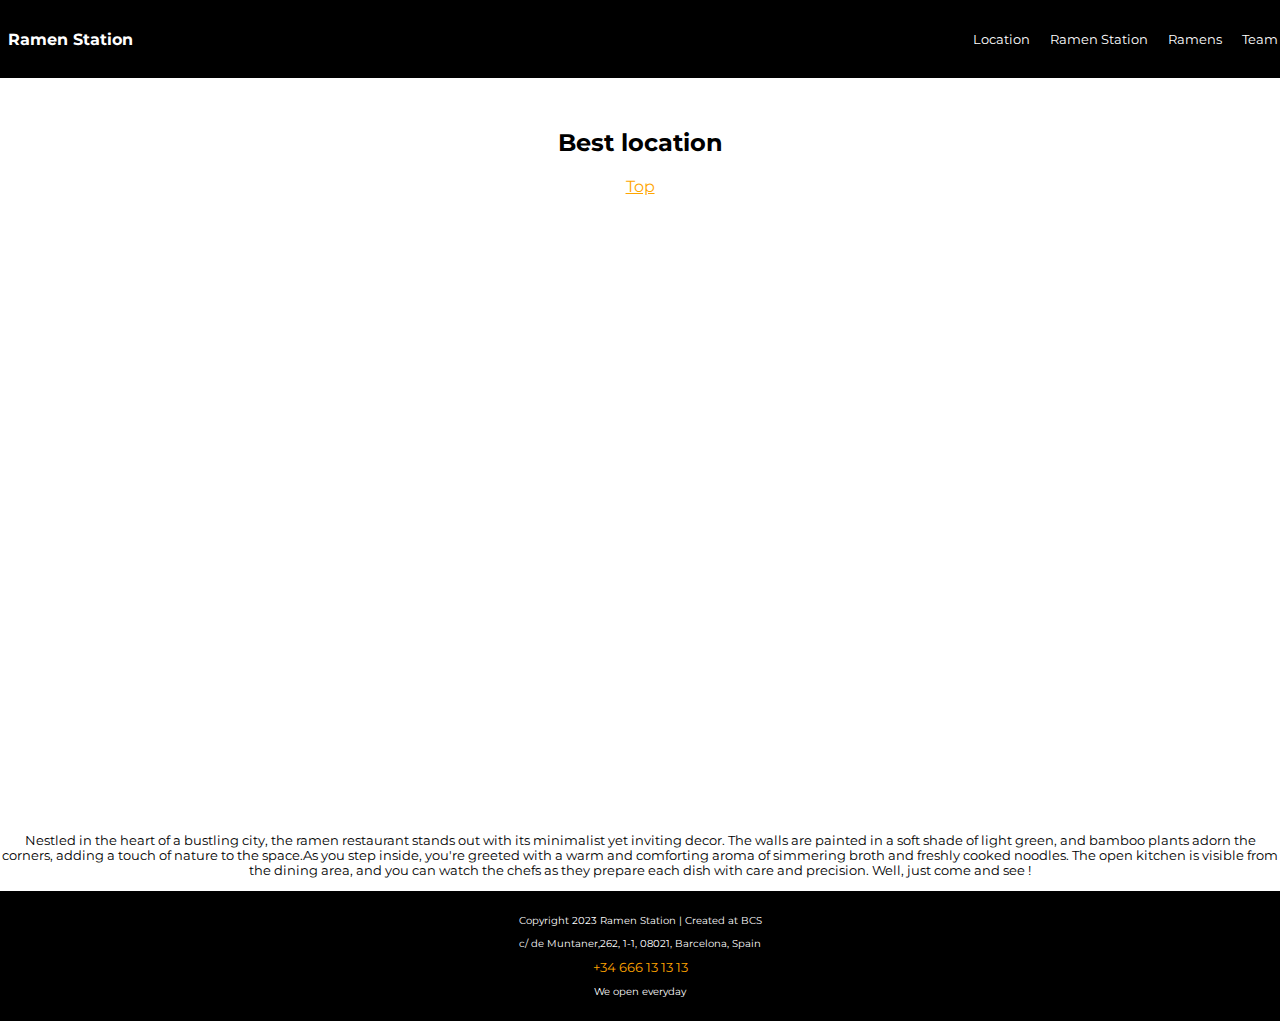
<file: Location.html>
<!DOCTYPE html>
<html lang="en">
<head>
  <meta charset="UTF-8">
  <meta http-equiv="X-UA-Compatible" content="IE=edge">
  <meta name="viewport" content="width=device-width, initial-scale=1.0">
  <link rel="stylesheet" href="styles.css">
  <link href='https://fonts.googleapis.com/css?family=Montserrat' rel='stylesheet'>
  <title>Ramen Station</title>
  <!--Description for sharing-->
  <meta name="description" content="Welcome, to Ramen Station website where you can find all of our delicious ramens waiting to be eaten by you.">
  <meta name="author" content="mld">
  <meta name="keywords"
  content="ramen, ramenstation, restaurant">
  <link rel="shortcut icon" href="./images/ramen_favucon.webp" type="image/x-icon">
  <meta property="og:title" content="Ramen Station">
  <meta property="og:description" content="RamenStation website with our meals and informations">
  <meta property="og:image" content="http://ramenstation.surge.sh/images/splash.jpg">
  <meta property="og:url" content="http://ramenstation.surge.sh">
  <meta name="twitter:card" content="summary_large_image">
</head>

<body>
 <!-- topbar -->
 <nav class="navbar">
  <!-- heading -->
  <a href="index.html"><h1 class="homepagetitle">Ramen Station</h1></a>
  <!-- navigation -->
    <ul class="navlinks">
      <!-- 4 nav items -->
    <li class="nav-item"><a href="Location.html">Location</a></li>
    <li class="nav-item"><a href="RamenStation.html">Ramen Station</a></li>
    <li class="nav-item"><a href="Ramens.html">Ramens</a></li>
    <li class="nav-item"><a href="Team.html">Team</a></li>
    <!-- end navigation -->
    </ul>
    <!--hamburger menu-->
  <div class="hamburger">
    <span>|||</span>
    <div class="hamburger-content">
      <a href="Location.html"><p>Location</p></a>
      <a href="RamenStation.html"><p>Ramen Station</p></a>
      <a href="Ramens.html"><p>Ramens</p></a>
      <a href="Team.html"><p>Team</p></a>
    </div>
  </div>
  <!--end of hamburger menu-->
  </nav>
  <!-- end topbar -->


<!-- Best location -->
    <section id="BestLocation">
      <h2 class="sectionspace">Best location</h2>
    <!-- Heading -->
    <!-- Top button -->
    <a href="#top" class="top-button">Top</a>
    <!-- Map -->
    <div class="iframe">
    <iframe src="https://www.google.com/maps/embed?pb=!1m18!1m12!1m3!1d2382.000715919859!2d-6.261524884102171!3d53.343243379978304!2m3!1f0!2f0!3f0!3m2!1i1024!2i768!4f13.1!3m3!1m2!1s0x48670e9b76719607%3A0x9d13471d963893a7!2s1%20Grafton%20Street%2C%20Dublin%2C%20Irlande!5e0!3m2!1sfr!2ses!4v1678784327859!5m2!1sfr!2ses" allowfullscreen="" loading="lazy" referrerpolicy="no-referrer-when-downgrade" class="map"></iframe> 
  </div>
  <!-- Text -->
    <p>Nestled in the heart of a bustling city, the ramen restaurant stands out with its minimalist 
      yet inviting decor. The walls are painted in a soft shade of light green, and bamboo plants
      adorn the corners, adding a touch of nature to the space.As you step inside, you're greeted 
      with a warm and comforting aroma of simmering broth and freshly cooked noodles. 
      The open kitchen is visible from the dining area, and you can watch the chefs 
      as they prepare each dish with care and precision.
      Well, just come and see !
    </p>
  </section>
</body>

<!-- Footer -->
<footer>
  <p>Copyright 2023 Ramen Station | Created at BCS</p>
  <p>c/ de Muntaner,262, 1-1, 08021, Barcelona, Spain</p>
  <a href='tel:+34123456789' class="phone">+34 666 13 13 13</a>
  <p>We open everyday</p>
</footer>


</html>
</file>
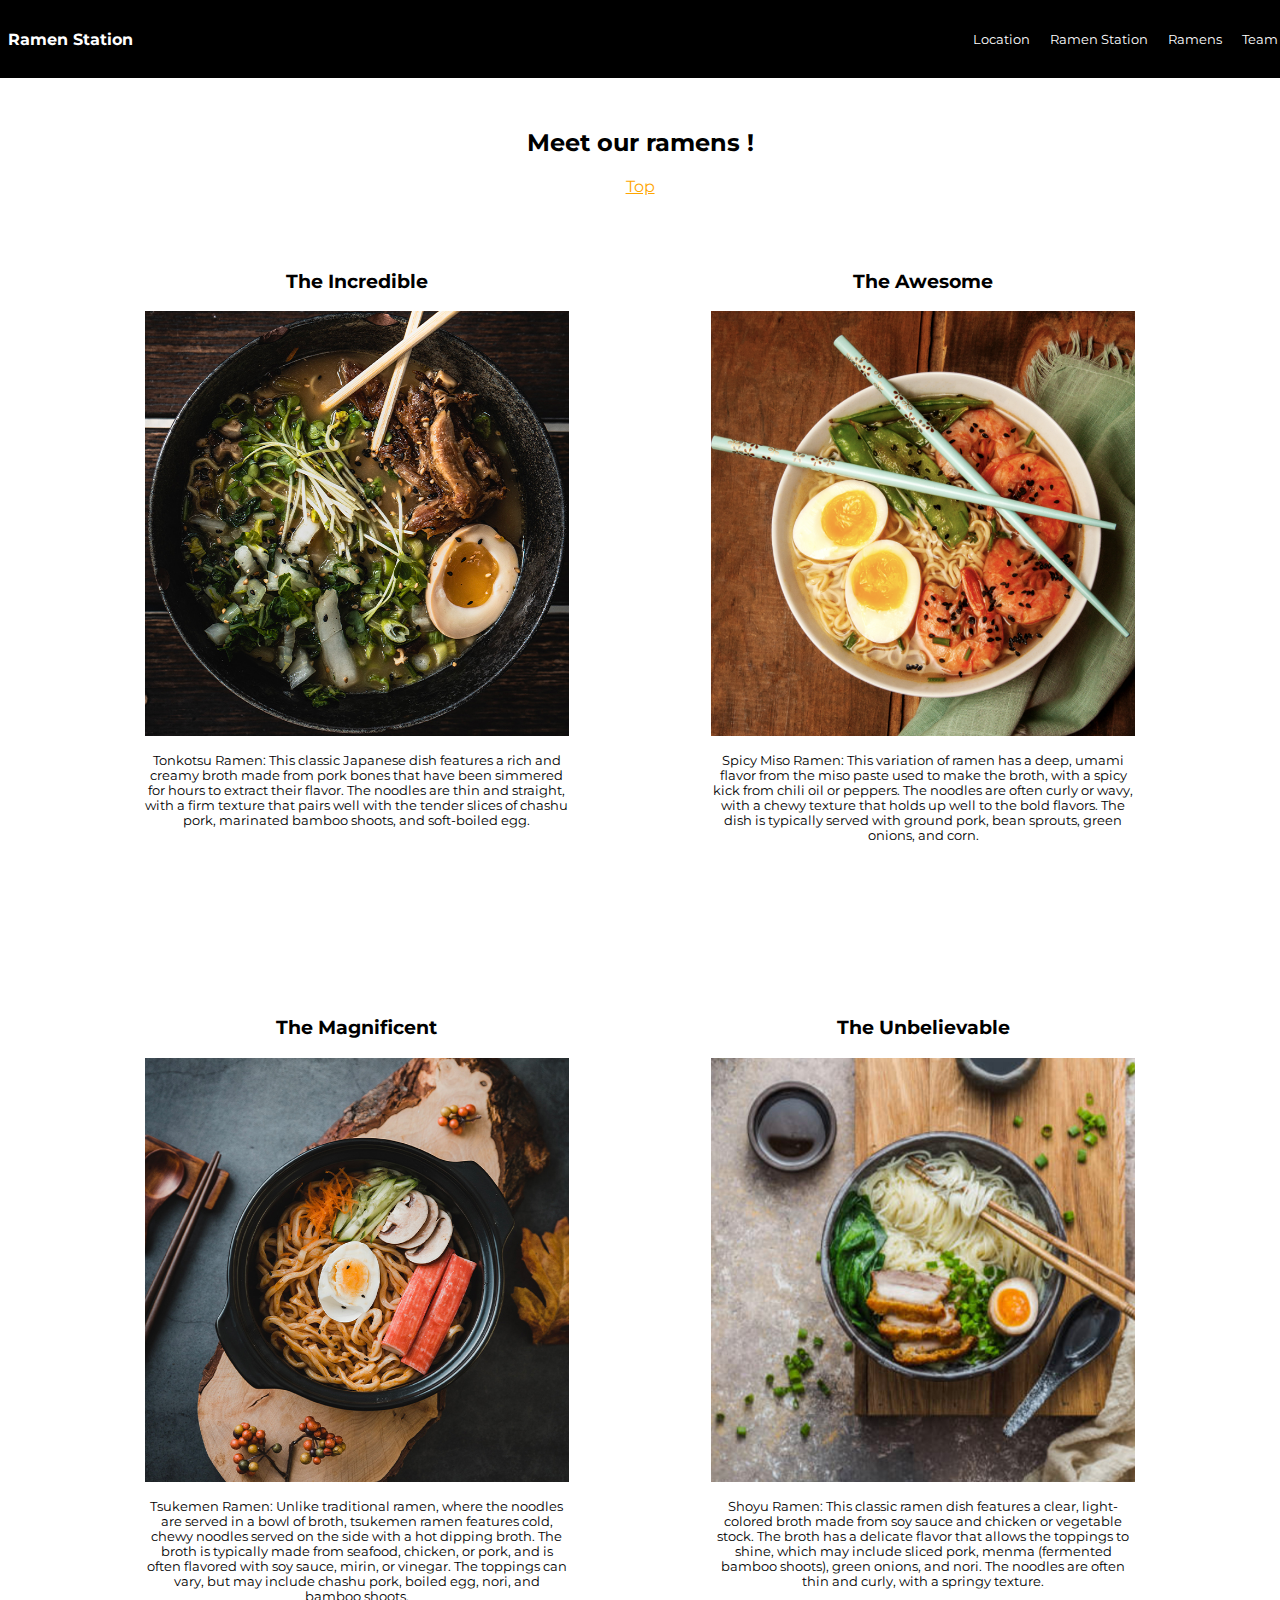
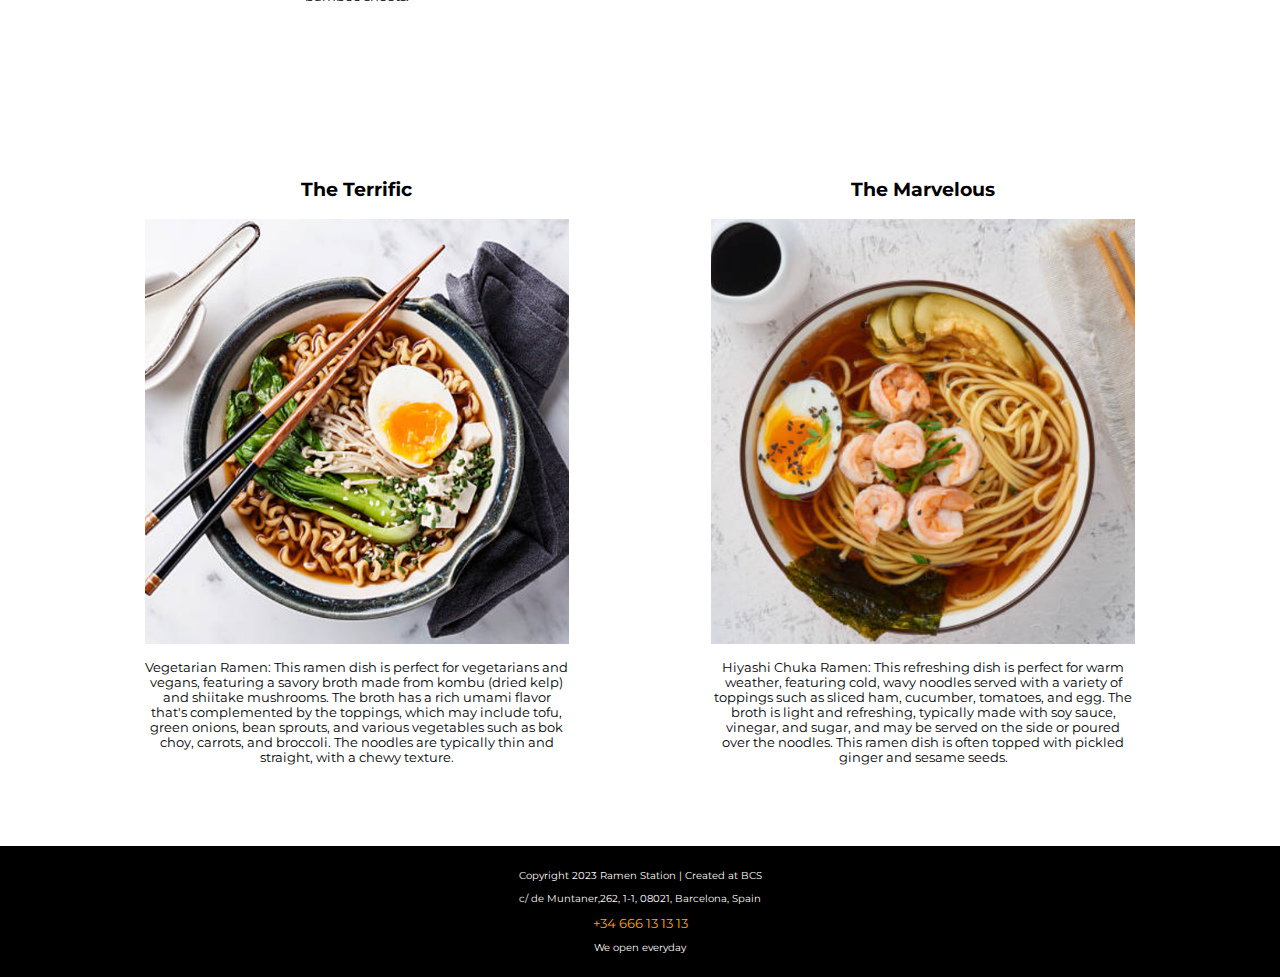
<file: Ramens.html>
<!DOCTYPE html>
<html lang="en">
<head>
  <meta charset="UTF-8">
  <meta http-equiv="X-UA-Compatible" content="IE=edge">
  <meta name="viewport" content="width=device-width, initial-scale=1.0">
  <link rel="stylesheet" href="styles.css">
  <link href='https://fonts.googleapis.com/css?family=Montserrat' rel='stylesheet'>
  <title>Ramen Station</title>
  <!--Description for sharing-->
  <meta name="description" content="Welcome, to Ramen Station website where you can find all of our delicious ramens waiting to be eaten by you.">
  <meta name="author" content="mld">
  <meta name="keywords"
  content="ramen, ramenstation, restaurant">
  <link rel="shortcut icon" href="./images/ramen_favucon.webp" type="image/x-icon">
  <meta property="og:title" content="Ramen Station">
  <meta property="og:description" content="RamenStation website with our meals and informations">
  <meta property="og:image" content="http://ramenstation.surge.sh/images/splash.jpg">
  <meta property="og:url" content="http://ramenstation.surge.sh">
  <meta name="twitter:card" content="summary_large_image">
</head>


  <body>
<!-- topbar -->
<nav class="navbar">
  <!-- heading -->
  <a href="index.html"><h1 class="homepagetitle">Ramen Station</h1></a>
  <!-- navigation -->
    <ul class="navlinks">
      <!-- 4 nav items -->
    <li class="nav-item"><a href="Location.html">Location</a></li>
    <li class="nav-item"><a href="RamenStation.html">Ramen Station</a></li>
    <li class="nav-item"><a href="Ramens.html">Ramens</a></li>
    <li class="nav-item"><a href="Team.html">Team</a></li>
    <!-- end navigation -->
    </ul>
    <!--hamburger menu-->
  <div class="hamburger">
    <span>|||</span>
    <div class="hamburger-content">
      <a href="Location.html"><p>Location</p></a>
      <a href="RamenStation.html"><p>Ramen Station</p></a>
      <a href="Ramens.html"><p>Ramens</p></a>
      <a href="Team.html"><p>Team</p></a>
    </div>
  </div>
  <!--end of hamburger menu-->
  </nav>
  <!-- end topbar -->


  <!-- Ramens -->
  <section id="Ramens">
    <!-- Heading -->
    <h2 class="sectionspace">Meet our ramens !</h2>
    <!-- Top Button -->
    <a href="#top" class="top-button">Top</a>
    <!-- Beers Grid-6  -->
    <section class="Ramen-Grid">
      <article class="Ramen-Element">
      <h3>The Incredible</h3>
      <img src="./images/Ramens/Ouramen_1.jpg" alt="A picture of our ramen dish named The Incredible">
      <p>Tonkotsu Ramen: This classic Japanese dish features a rich and creamy broth made from pork bones that have been simmered for hours to extract their flavor. The noodles are thin and straight, with a firm texture that pairs well with the tender slices of chashu pork, marinated bamboo shoots, and soft-boiled egg.</p>
      
    </article>
    <article class="Ramen-Element">
      <h3>The Awesome</h3>
      <img src="./images/Ramens/Ouramen_2.png" alt="A picture of our ramen dish named The Awesome">
      <p>Spicy Miso Ramen: This variation of ramen has a deep, umami flavor from the miso paste used to make the broth, with a spicy kick from chili oil or peppers. The noodles are often curly or wavy, with a chewy texture that holds up well to the bold flavors. The dish is typically served with ground pork, bean sprouts, green onions, and corn.</p>
    </article>
    <article class="Ramen-Element">
      <h3>The Magnificent</h3>
      <img src="./images/Ramens/Ourramen_3.jpg" alt="A picture of our ramen dish named The Magnificient">
      <p>Tsukemen Ramen: Unlike traditional ramen, where the noodles are served in a bowl of broth, tsukemen ramen features cold, chewy noodles served on the side with a hot dipping broth. The broth is typically made from seafood, chicken, or pork, and is often flavored with soy sauce, mirin, or vinegar. The toppings can vary, but may include chashu pork, boiled egg, nori, and bamboo shoots.</p>
    </article>
    <article class="Ramen-Element">
      <h3>The Unbelievable</h3>
      <img src="./images/Ramens/Ourramen_4.jpg" alt="A picture of our ramen dish named The Unbelievable">
      <p>Shoyu Ramen: This classic ramen dish features a clear, light-colored broth made from soy sauce and chicken or vegetable stock. The broth has a delicate flavor that allows the toppings to shine, which may include sliced pork, menma (fermented bamboo shoots), green onions, and nori. The noodles are often thin and curly, with a springy texture.</p>
    </article>
    <article class="Ramen-Element">
      <h3>The Terrific</h3>
      <img src="./images/Ramens/Ourramen_5.jpg" alt="A picture of our ramen dish named The Terrific">
      <p>Vegetarian Ramen: This ramen dish is perfect for vegetarians and vegans, featuring a savory broth made from kombu (dried kelp) and shiitake mushrooms. The broth has a rich umami flavor that's complemented by the toppings, which may include tofu, green onions, bean sprouts, and various vegetables such as bok choy, carrots, and broccoli. The noodles are typically thin and straight, with a chewy texture.</p>
    </article>
    <article class="Ramen-Element">
      <h3>The Marvelous</h3>
      <img src="./images/Ramens/Ourramen_6.jpg" alt="A picture of our ramen dish named The Marvelous">
      <p>Hiyashi Chuka Ramen: This refreshing dish is perfect for warm weather, featuring cold, wavy noodles served with a variety of toppings such as sliced ham, cucumber, tomatoes, and egg. The broth is light and refreshing, typically made with soy sauce, vinegar, and sugar, and may be served on the side or poured over the noodles. This ramen dish is often topped with pickled ginger and sesame seeds.</p>
    </article>
  </section>
  </section>
</body>

 <!-- Footer -->
<footer>
  <p>Copyright 2023 Ramen Station | Created at BCS</p>
  <p>c/ de Muntaner,262, 1-1, 08021, Barcelona, Spain</p>
  <a href='tel:+34123456789' class="phone">+34 666 13 13 13</a>
  <p>We open everyday</p>
</footer>


</html>
</file>
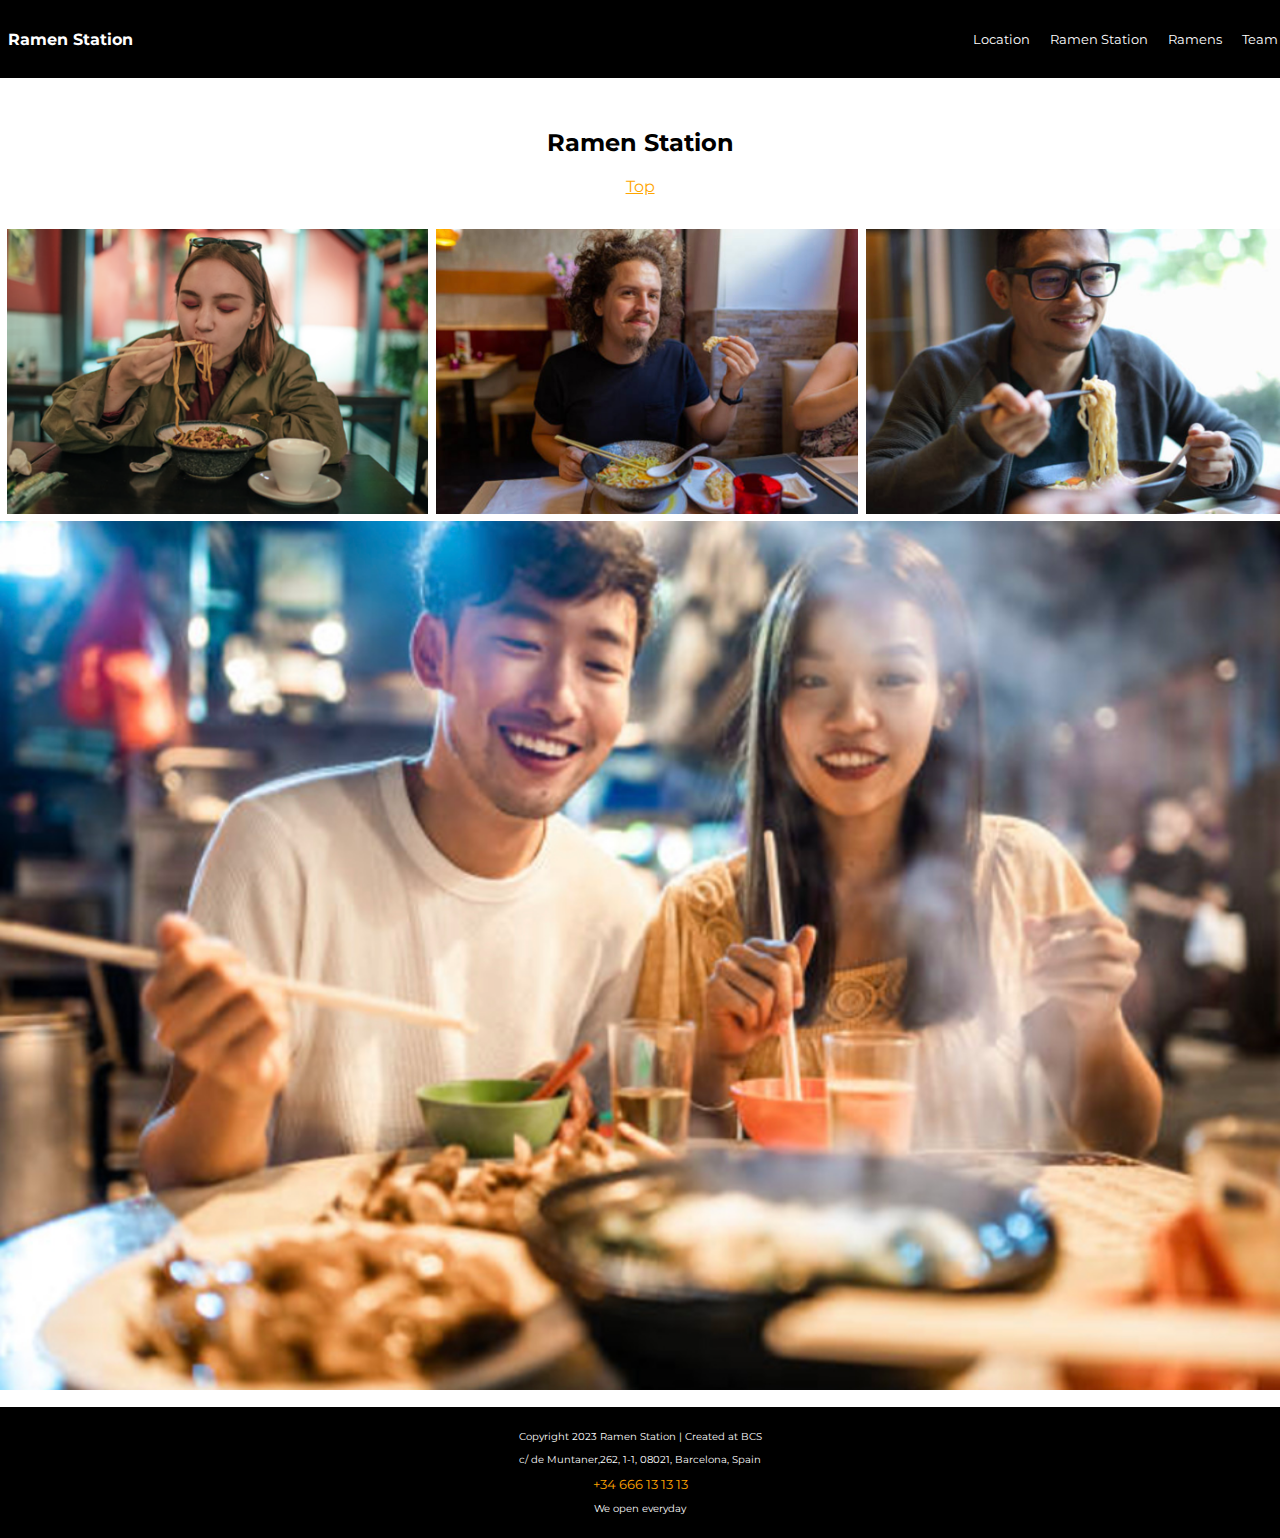
<file: RamenStation.html>
<!DOCTYPE html>
<html lang="en">
<head>
  <meta charset="UTF-8">
  <meta http-equiv="X-UA-Compatible" content="IE=edge">
  <meta name="viewport" content="width=device-width, initial-scale=1.0">
  <link rel="stylesheet" href="styles.css">
  <link href='https://fonts.googleapis.com/css?family=Montserrat' rel='stylesheet'>
  <title>Ramen Station</title>
  <!--Description for sharing-->
  <meta name="description" content="Welcome, to Ramen Station website where you can find all of our delicious ramens waiting to be eaten by you.">
  <meta name="author" content="mld">
  <meta name="keywords"
  content="ramen, ramenstation, restaurant">
  <link rel="shortcut icon" href="./images/ramen_favucon.webp" type="image/x-icon">
  <meta property="og:title" content="Ramen Station">
  <meta property="og:description" content="RamenStation website with our meals and informations">
  <meta property="og:image" content="http://ramenstation.surge.sh/images/splash.jpg">
  <meta property="og:url" content="http://ramenstation.surge.sh">
  <meta name="twitter:card" content="summary_large_image">
</head>

<body>
 <!-- topbar -->
 <nav class="navbar">
  <!-- heading -->
  <a href="index.html"><h1 class="homepagetitle">Ramen Station</h1></a>
  <!-- navigation -->
    <ul class="navlinks">
      <!-- 4 nav items -->
    <li class="nav-item"><a href="Location.html">Location</a></li>
    <li class="nav-item"><a href="RamenStation.html">Ramen Station</a></li>
    <li class="nav-item"><a href="Ramens.html">Ramens</a></li>
    <li class="nav-item"><a href="Team.html">Team</a></li>
    <!-- end navigation -->
    </ul>
    <!--hamburger menu-->
  <div class="hamburger">
    <span>|||</span>
    <div class="hamburger-content">
      <a href="Location.html"><p>Location</p></a>
      <a href="RamenStation.html"><p>Ramen Station</p></a>
      <a href="Ramens.html"><p>Ramens</p></a>
      <a href="Team.html"><p>Team</p></a>
    </div>
  </div>
  <!--end of hamburger menu-->
  </nav>
  <!-- end topbar -->


  <!-- Gallery -->
  <section id="RamenStation">
    <!-- Heading -->
    <h2 class="sectionspace">Ramen Station</h2>
    <!-- Top Button -->
    <a href="#top" class="top-button">Top</a>
    <!-- Pictures Grid-4 -->
    <div class="RamenStation">
    <img src="./images/Gallery/2_ramen1.png" alt="A young girl eating our ramen">
    <img src="./images/Gallery/2_ramen2.jpg" alt=" A young man eating our ramen">
    <img src="./images/Gallery/2_ramen3.jpg" alt=" A man with glasses eating our ramen">
    <!-- derniere photo spans across all columns : goes from 1 to 4(+1) -->
    </div>
    <img src="./images/Gallery/2_ramen4.jpg" alt="A happy couple eating our ramen"> 
  </section>
</body>

<!-- Footer -->
<footer>
  <p>Copyright 2023 Ramen Station | Created at BCS</p>
  <p>c/ de Muntaner,262, 1-1, 08021, Barcelona, Spain</p>
  <a href='tel:+34123456789' class="phone">+34 666 13 13 13</a>
  <p>We open everyday</p>
</footer>


</html>
</file>
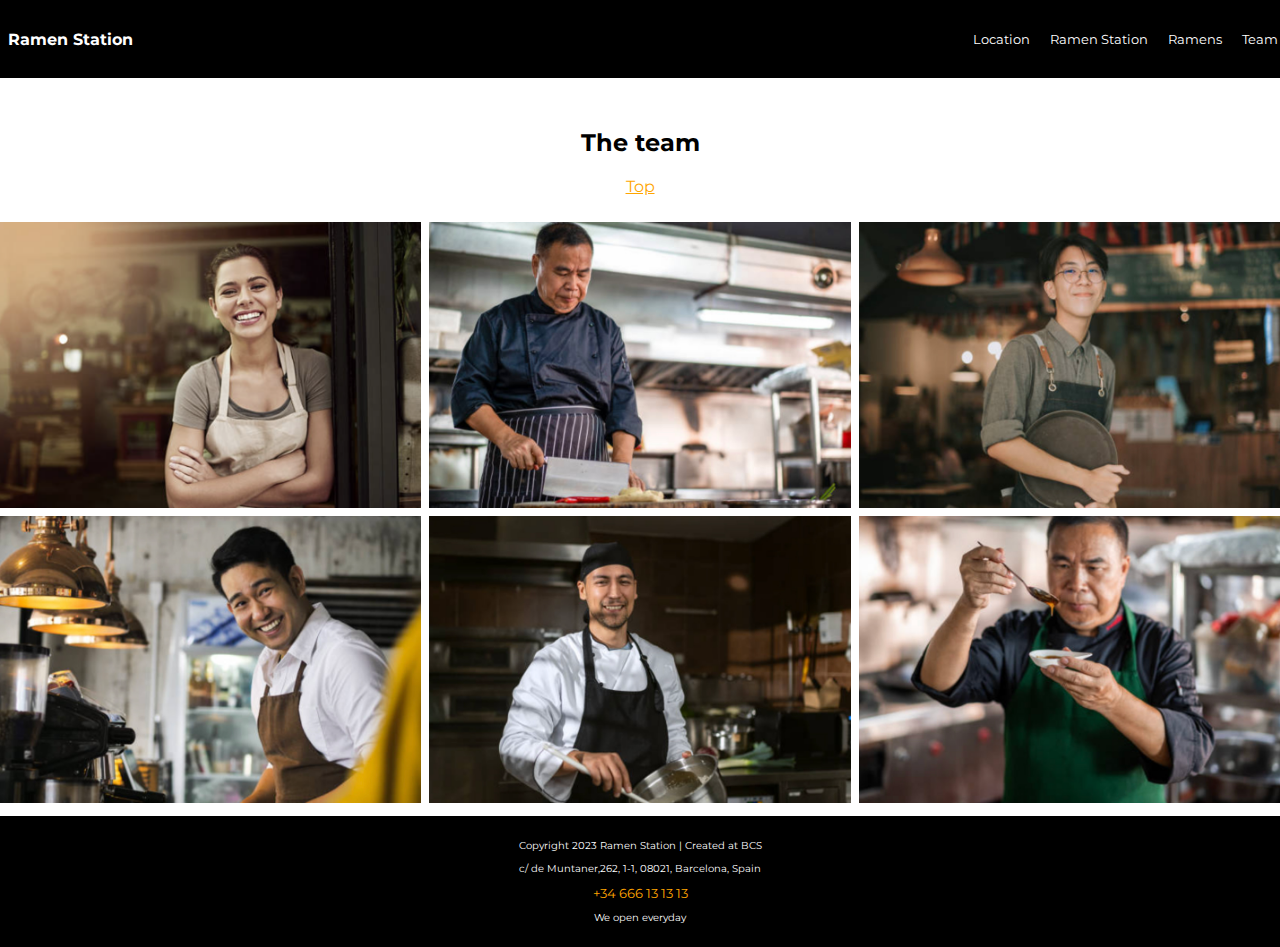
<file: Team.html>
<!DOCTYPE html>
<html lang="en">
<head>
  <meta charset="UTF-8">
  <meta http-equiv="X-UA-Compatible" content="IE=edge">
  <meta name="viewport" content="width=device-width, initial-scale=1.0">
  <link rel="stylesheet" href="styles.css">
  <link href='https://fonts.googleapis.com/css?family=Montserrat' rel='stylesheet'>
  <title>Ramen Station</title>
  <!--Description for sharing-->
  <meta name="description" content="Welcome, to Ramen Station website where you can find all of our delicious ramens waiting to be eaten by you.">
  <meta name="author" content="mld">
  <meta name="keywords"
  content="ramen, ramenstation, restaurant">
  <link rel="shortcut icon" href="./images/ramen_favucon.webp" type="image/x-icon">
  <meta property="og:title" content="Ramen Station">
  <meta property="og:description" content="RamenStation website with our meals and informations">
  <meta property="og:image" content="http://ramenstation.surge.sh/images/splash.jpg">
  <meta property="og:url" content="http://ramenstation.surge.sh">
  <meta name="twitter:card" content="summary_large_image">
</head>

<body>
 <!-- topbar -->
 <nav class="navbar">
  <!-- heading -->
  <a href="index.html"><h1 class="homepagetitle">Ramen Station</h1></a>
  <!-- navigation -->
    <ul class="navlinks">
      <!-- 4 nav items -->
    <li class="nav-item"><a href="Location.html">Location</a></li>
    <li class="nav-item"><a href="RamenStation.html">Ramen Station</a></li>
    <li class="nav-item"><a href="Ramens.html">Ramens</a></li>
    <li class="nav-item"><a href="Team.html">Team</a></li>
    <!-- end navigation -->
    </ul>
    <!--hamburger menu-->
  <div class="hamburger">
    <span>|||</span>
    <div class="hamburger-content">
      <a href="Location.html"><p>Location</p></a>
      <a href="RamenStation.html"><p>Ramen Station</p></a>
      <a href="Ramens.html"><p>Ramens</p></a>
      <a href="Team.html"><p>Team</p></a>
    </div>
  </div>
  <!--end of hamburger menu-->
  </nav>
  <!-- end topbar -->

<!-- Team -->
 <section id="Teams">
  <!-- Heading -->
    <h2 class="sectionspace">The team</h2>
    <!-- Top Button -->
    <a href="#top" class="top-button">Top</a>
    <!-- Staff Grid-6  -->
    <section class="team">
      <img src="./images/Team/Team_1.png" alt="Portrait of our waiter, Caroline">
      <img src="./images/Team/Team_2.jpg" alt="Portrait of our chef, Hiroto ">
      <img src="./images/Team/Team_3.jpg" alt="Portrait of our waiter, Michael">
      <img src="./images/Team/Team_4.jpg" alt="Portrait of our waiter, Sam">
      <img src="./images/Team//Team_5.jpg" alt="Portrait of our Kitchen Help, John ">
      <img src="./images/Team/Team_6.jpg" alt="Portrait of our second chef, Aoi ">
    </div>
  </section>

</body>

<!-- Footer -->
<footer>
  <p>Copyright 2023 Ramen Station | Created at BCS</p>
  <p>c/ de Muntaner,262, 1-1, 08021, Barcelona, Spain</p>
  <a href='tel:+34123456789' class="phone">+34 666 13 13 13</a>
  <p>We open everyday</p>
</footer>


</html>
</file>
<file: styles.css>
img{
width:100%;
}

.navbar{
  display : flex;
  max-width : 100%;
  background : black;
  justify-content : space-between;
  align-items: center;
  margin : 0;
  padding : 0.5em;
  position: fixed;
  width: 100vw;
  top:0;
  }


.navlinks {
list-style: none;  
display: flex;
font-family: Montserrat;
font-size: small;
}

.nav-item a{
  display: flex;
  padding: 10px;
  text-decoration: none;
  color: white;
}

.homepagetitle{
  display: inline-block;
  color:white;
  font-family: Montserrat;
  font-size: medium;
}

.hamburger{
  display: none;
}


@media all and (max-width:480px){
  .hamburger{
    display:flex;
    justify-content: end;
    align-items:baseline;
  }
  .hamburger-content{
    display: none;
    position: absolute;
    right:0; /* FERA APPARAITRE LE TEXTE A GAUCHE*/
    z-index:1; /* PERMET DE PASSER PAR DESSUS*/
  }
  .hamburger-content a{
    text-decoration: none;
    color: white;
  }

  .hamburger:hover .hamburger-content {
    display: block;
    background-color: black;
    margin: 2px;
    padding: 20px;
    border-radius: 10px;
    text-align: left;
  }
  .hamburger span {
    display: block;
    transform: rotate(90deg);
    color: white;
  }
  .hamburger:hover span {
    transition: transform .3s;
  -webkit-transition: -webkit-transform 0.3s;
    display: inline-block;
    transform: rotate(180deg);
  }

  .navlinks{
    display: none;
  }
} 

#top{
  background-image: url(./images/splash.jpg);
  height: 100vh;
  background-size: cover;
  display: flex;
  justify-content: center;
  align-items: center;
}
.homescreen{
  background-image: url(splash.jpg);
  background-position: center;
  background-attachment: fixed;
  display: flex;
  justify-content: center; /* justify inside*/
  align-items: center; /* elements stays in the center*/
}

.homescreen img{
  filter: blur(2px);
}

.header-overlay{
  position: absolute;
  text-align: center;
  color: white;
}

.header-overlay > h1 {
  font-size: 2.5em;
  margin-bottom: 0;
  }
  
.header-overlay > h2 {
  font-size: 1.5em;
  margin-top: 0;
  margin: 6%;
  }  

h1{
  font-size: 2.5em;
}

h2{
  font-size: 2.5em;
}

h2{
  font-size: 1.5em;
}

.homebutton{
  font-family: Montserrat;
  background-color:black;
  text-decoration: none;
  color:white;
  margin:10px;
  padding: 3%;
  border-style: solid;
  border-color: white;
  background: #000000;
  opacity: .9;
  

}
.top-button{
  text-align: center;
  color: orange;
}

.iframe{
  margin-top:10px;
}

body{
font-family: Montserrat;
text-align: center;
margin:0;
}

.sectionspace{
  margin-top: 10%;
}

.map{
  width: 100%;
  height: 600px;
  margin: 6px 0 4px 0;
  padding: 0;
  border: none;
}

p{
  font-size: 0.8em;
}

.RamenStation{
  display:grid;
  grid-template-columns: 1fr 1fr 1fr;
  margin-top: 2%;
  gap:0.5em;

}

.RamenStation > img{
  margin: 7px;
}

/* RamenStation Mobile Device */
@media all and (max-width:480px){
  .RamenStation{
    display:grid;
    grid-template-columns: 1fr;
    margin-top: 2%;
    gap:0.5em;
  }
}

.Ramen-Grid{
display: grid;
grid-template-columns: 1fr 1fr;
margin-left: 7%;
margin-right: 7%;
gap: 2em;
}
.Ramen-Element{
  margin: 40px;
  padding:15px;
}
/* Ramen-Grid Mobile Device */
@media all and (max-width:480px){
  .Ramen-Grid{
    display: grid;
    grid-template-columns: 1fr;
    margin-left: 3%;
    margin-right: 3%;
    gap: 2em;
    }
  .Ramen-Grid p {
  font-size: 0.8em;
  }  
  .Ramen-Element{
    margin: 15px;
    padding:5px;
  } 
}


.team{
  display:grid;
  grid-template-columns: 1fr 1fr 1fr;
  margin-top: 2%;
  gap:0.5em;
}

/* team Mobile Device */
@media all and (max-width:480px){
  .team{
  display:grid;
  grid-template-columns: 1fr;
  margin-top: 2%;
  gap:0.5em;
  }
  
} 

footer{
  background-color: black;
  font-size: 0.8em;
  color: white;
  padding: 1em;
  margin-top: 1%;
}

.phone{
  text-decoration: none;
  color: orange;
}
</file>
